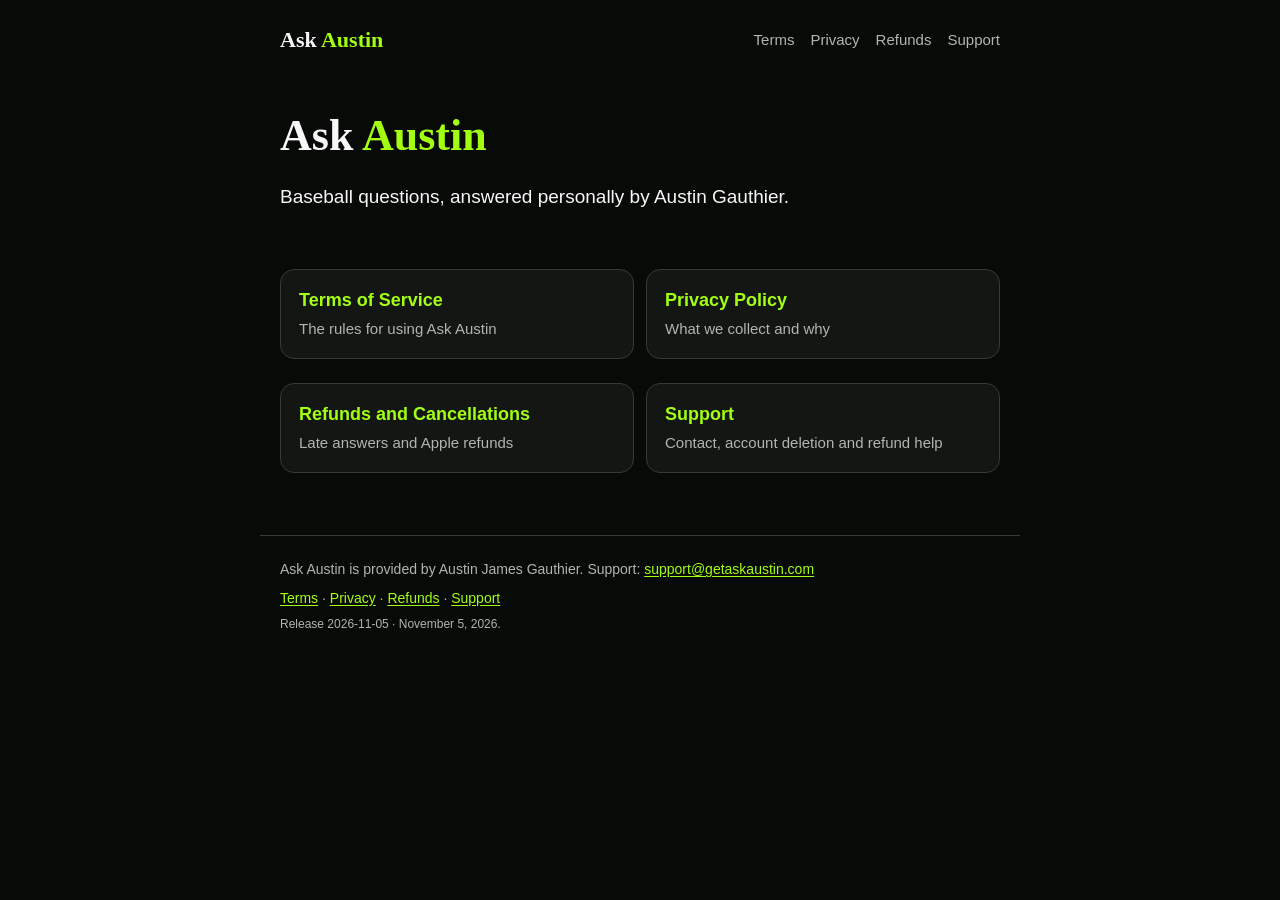
<file: index.html>
<!doctype html>
<html lang="en">
<head>
<meta charset="utf-8">
<meta name="viewport" content="width=device-width, initial-scale=1">
<meta name="robots" content="noindex, nofollow">
<meta name="color-scheme" content="dark">
<meta name="description" content="Ask Austin: Terms, Privacy, Refunds and Support.">
<title>Home · Ask Austin</title>
<link rel="icon" href="data:,">
<link rel="stylesheet" href="/assets/site.css">
</head>
<body>
<a class="skip" href="#main">Skip to content</a>
<header class="site">
<a class="brand" href="/">Ask <span>Austin</span></a>
<nav aria-label="Legal pages"><a href="/terms/">Terms</a><a href="/privacy/">Privacy</a><a href="/refunds/">Refunds</a><a href="/support/">Support</a></nav>
</header>
<main id="main">
<section class="hero">
<h1>Ask <span>Austin</span></h1>
<p class="lede">Baseball questions, answered personally by Austin Gauthier.</p>
</section>
<ul class="cards">
<li><a href="/terms/"><strong>Terms of Service</strong><span>The rules for using Ask Austin</span></a></li>
<li><a href="/privacy/"><strong>Privacy Policy</strong><span>What we collect and why</span></a></li>
<li><a href="/refunds/"><strong>Refunds and Cancellations</strong><span>Late answers and Apple refunds</span></a></li>
<li><a href="/support/"><strong>Support</strong><span>Contact, account deletion and refund help</span></a></li>
</ul>
</main>
<footer class="site">
<p>Ask Austin is provided by Austin James Gauthier. Support: <a href="mailto:support@getaskaustin.com">support@getaskaustin.com</a></p>
<p><a href="/terms/">Terms</a> · <a href="/privacy/">Privacy</a> · <a href="/refunds/">Refunds</a> · <a href="/support/">Support</a></p>
<p class="fine">Release 2026-11-05 · November 5, 2026.</p>
</footer>
</body>
</html>
</file>
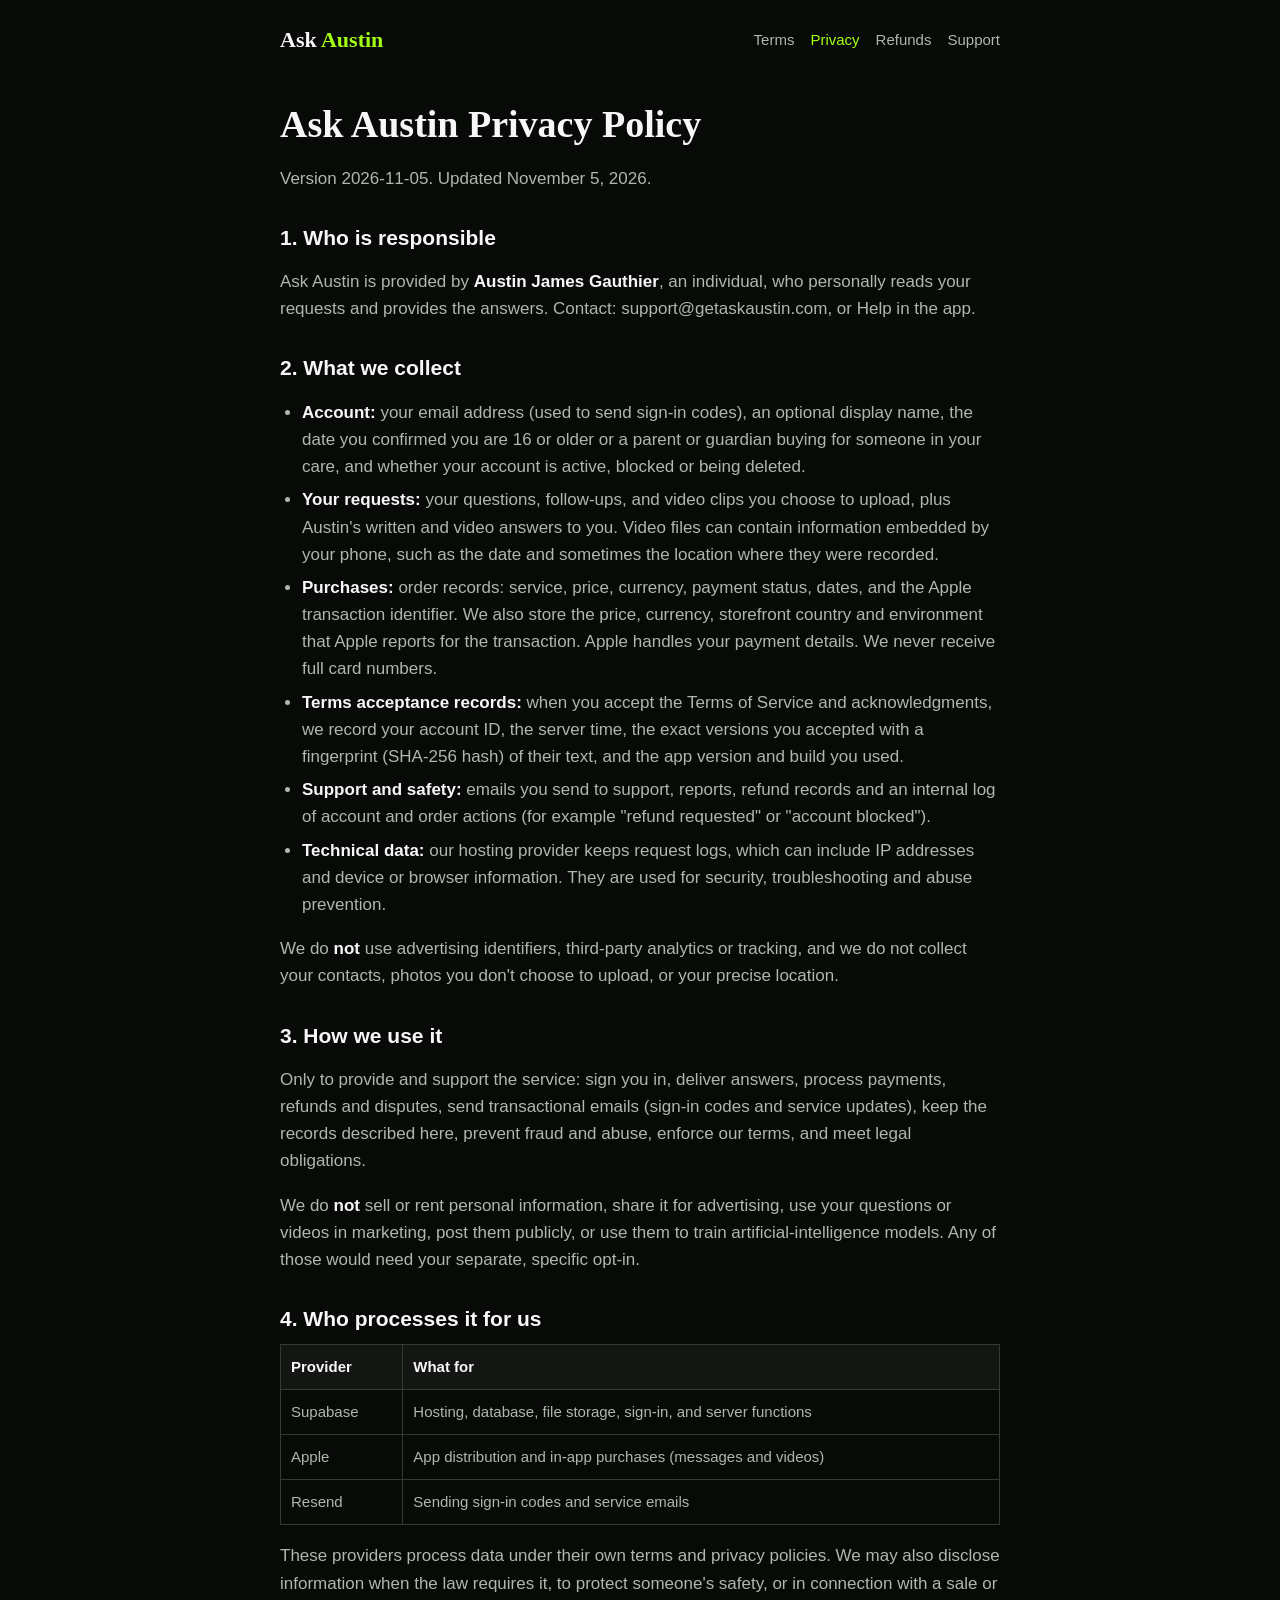
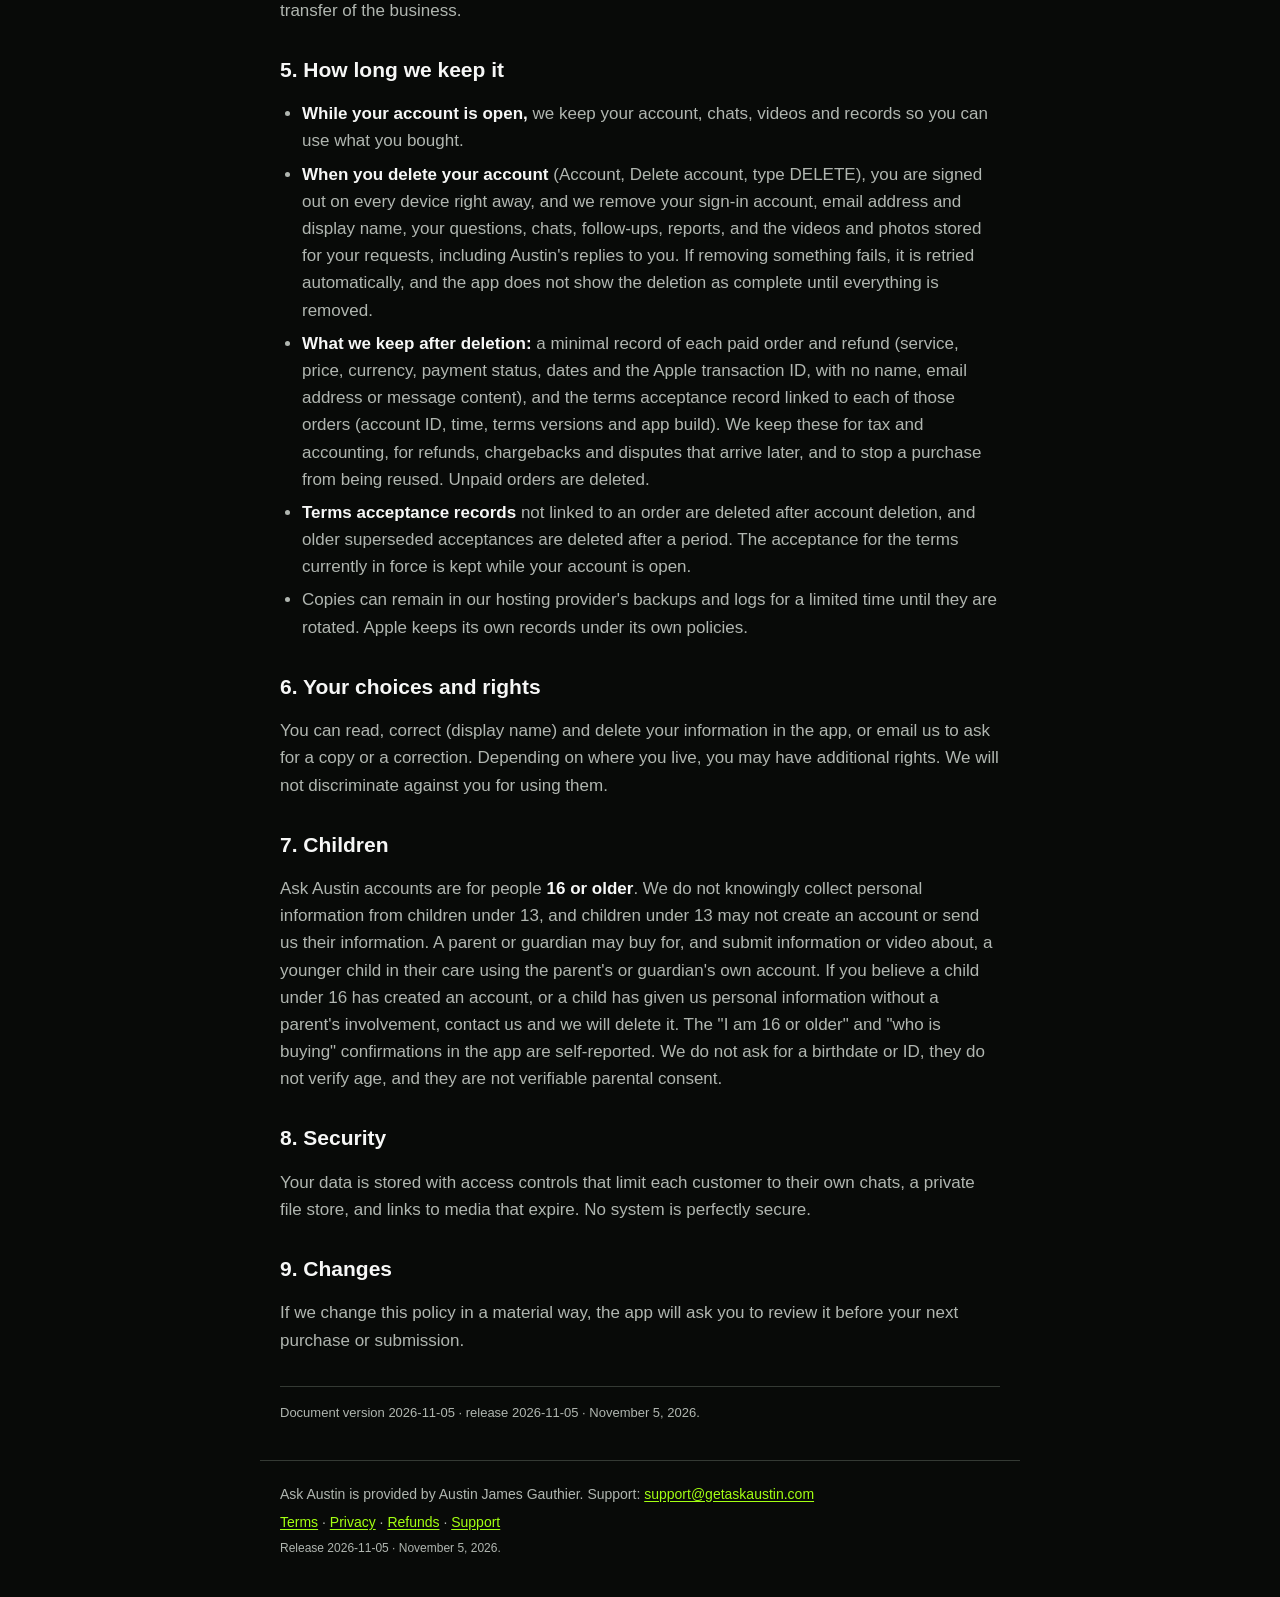
<file: privacy/index.html>
<!doctype html>
<html lang="en">
<head>
<meta charset="utf-8">
<meta name="viewport" content="width=device-width, initial-scale=1">
<meta name="robots" content="noindex, nofollow">
<meta name="color-scheme" content="dark">
<meta name="description" content="Ask Austin Privacy Policy.">
<title>Privacy Policy · Ask Austin</title>
<link rel="icon" href="data:,">
<link rel="stylesheet" href="/assets/site.css">
</head>
<body>
<a class="skip" href="#main">Skip to content</a>
<header class="site">
<a class="brand" href="/">Ask <span>Austin</span></a>
<nav aria-label="Legal pages"><a href="/terms/">Terms</a><a href="/privacy/" aria-current="page">Privacy</a><a href="/refunds/">Refunds</a><a href="/support/">Support</a></nav>
</header>
<main id="main">
<article class="doc">
<h1>Ask Austin Privacy Policy</h1>
<p>Version 2026-11-05. Updated November 5, 2026.</p>
<h2>1. Who is responsible</h2>
<p>Ask Austin is provided by <strong>Austin James Gauthier</strong>, an individual, who personally reads your requests and provides the answers. Contact: support@getaskaustin.com, or Help in the app.</p>
<h2>2. What we collect</h2>
<ul>
<li><strong>Account:</strong> your email address (used to send sign-in codes), an optional display name, the date you confirmed you are 16 or older or a parent or guardian buying for someone in your care, and whether your account is active, blocked or being deleted.</li>
<li><strong>Your requests:</strong> your questions, follow-ups, and video clips you choose to upload, plus Austin's written and video answers to you. Video files can contain information embedded by your phone, such as the date and sometimes the location where they were recorded.</li>
<li><strong>Purchases:</strong> order records: service, price, currency, payment status, dates, and the Apple transaction identifier. We also store the price, currency, storefront country and environment that Apple reports for the transaction. Apple handles your payment details. We never receive full card numbers.</li>
<li><strong>Terms acceptance records:</strong> when you accept the Terms of Service and acknowledgments, we record your account ID, the server time, the exact versions you accepted with a fingerprint (SHA-256 hash) of their text, and the app version and build you used.</li>
<li><strong>Support and safety:</strong> emails you send to support, reports, refund records and an internal log of account and order actions (for example "refund requested" or "account blocked").</li>
<li><strong>Technical data:</strong> our hosting provider keeps request logs, which can include IP addresses and device or browser information. They are used for security, troubleshooting and abuse prevention.</li>
</ul>
<p>We do <strong>not</strong> use advertising identifiers, third-party analytics or tracking, and we do not collect your contacts, photos you don't choose to upload, or your precise location.</p>
<h2>3. How we use it</h2>
<p>Only to provide and support the service: sign you in, deliver answers, process payments, refunds and disputes, send transactional emails (sign-in codes and service updates), keep the records described here, prevent fraud and abuse, enforce our terms, and meet legal obligations.</p>
<p>We do <strong>not</strong> sell or rent personal information, share it for advertising, use your questions or videos in marketing, post them publicly, or use them to train artificial-intelligence models. Any of those would need your separate, specific opt-in.</p>
<h2>4. Who processes it for us</h2>
<div class="table-wrap"><table>
<thead>
<tr>
<th>Provider</th>
<th>What for</th>
</tr>
</thead>
<tbody>
<tr>
<td>Supabase</td>
<td>Hosting, database, file storage, sign-in, and server functions</td>
</tr>
<tr>
<td>Apple</td>
<td>App distribution and in-app purchases (messages and videos)</td>
</tr>
<tr>
<td>Resend</td>
<td>Sending sign-in codes and service emails</td>
</tr>
</tbody>
</table></div>
<p>These providers process data under their own terms and privacy policies. We may also disclose information when the law requires it, to protect someone's safety, or in connection with a sale or transfer of the business.</p>
<h2>5. How long we keep it</h2>
<ul>
<li><strong>While your account is open,</strong> we keep your account, chats, videos and records so you can use what you bought.</li>
<li><strong>When you delete your account</strong> (Account, Delete account, type DELETE), you are signed out on every device right away, and we remove your sign-in account, email address and display name, your questions, chats, follow-ups, reports, and the videos and photos stored for your requests, including Austin's replies to you. If removing something fails, it is retried automatically, and the app does not show the deletion as complete until everything is removed.</li>
<li><strong>What we keep after deletion:</strong> a minimal record of each paid order and refund (service, price, currency, payment status, dates and the Apple transaction ID, with no name, email address or message content), and the terms acceptance record linked to each of those orders (account ID, time, terms versions and app build). We keep these for tax and accounting, for refunds, chargebacks and disputes that arrive later, and to stop a purchase from being reused. Unpaid orders are deleted.</li>
<li><strong>Terms acceptance records</strong> not linked to an order are deleted after account deletion, and older superseded acceptances are deleted after a period. The acceptance for the terms currently in force is kept while your account is open.</li>
<li>Copies can remain in our hosting provider's backups and logs for a limited time until they are rotated. Apple keeps its own records under its own policies.</li>
</ul>
<h2>6. Your choices and rights</h2>
<p>You can read, correct (display name) and delete your information in the app, or email us to ask for a copy or a correction. Depending on where you live, you may have additional rights. We will not discriminate against you for using them.</p>
<h2>7. Children</h2>
<p>Ask Austin accounts are for people <strong>16 or older</strong>. We do not knowingly collect personal information from children under 13, and children under 13 may not create an account or send us their information. A parent or guardian may buy for, and submit information or video about, a younger child in their care using the parent's or guardian's own account. If you believe a child under 16 has created an account, or a child has given us personal information without a parent's involvement, contact us and we will delete it. The "I am 16 or older" and "who is buying" confirmations in the app are self-reported. We do not ask for a birthdate or ID, they do not verify age, and they are not verifiable parental consent.</p>
<h2>8. Security</h2>
<p>Your data is stored with access controls that limit each customer to their own chats, a private file store, and links to media that expire. No system is perfectly secure.</p>
<h2>9. Changes</h2>
<p>If we change this policy in a material way, the app will ask you to review it before your next purchase or submission.</p>
</article>
<aside class="docmeta"><p>Document version 2026-11-05 · release 2026-11-05 · November 5, 2026.</p></aside>
</main>
<footer class="site">
<p>Ask Austin is provided by Austin James Gauthier. Support: <a href="mailto:support@getaskaustin.com">support@getaskaustin.com</a></p>
<p><a href="/terms/">Terms</a> · <a href="/privacy/">Privacy</a> · <a href="/refunds/">Refunds</a> · <a href="/support/">Support</a></p>
<p class="fine">Release 2026-11-05 · November 5, 2026.</p>
</footer>
</body>
</html>
</file>
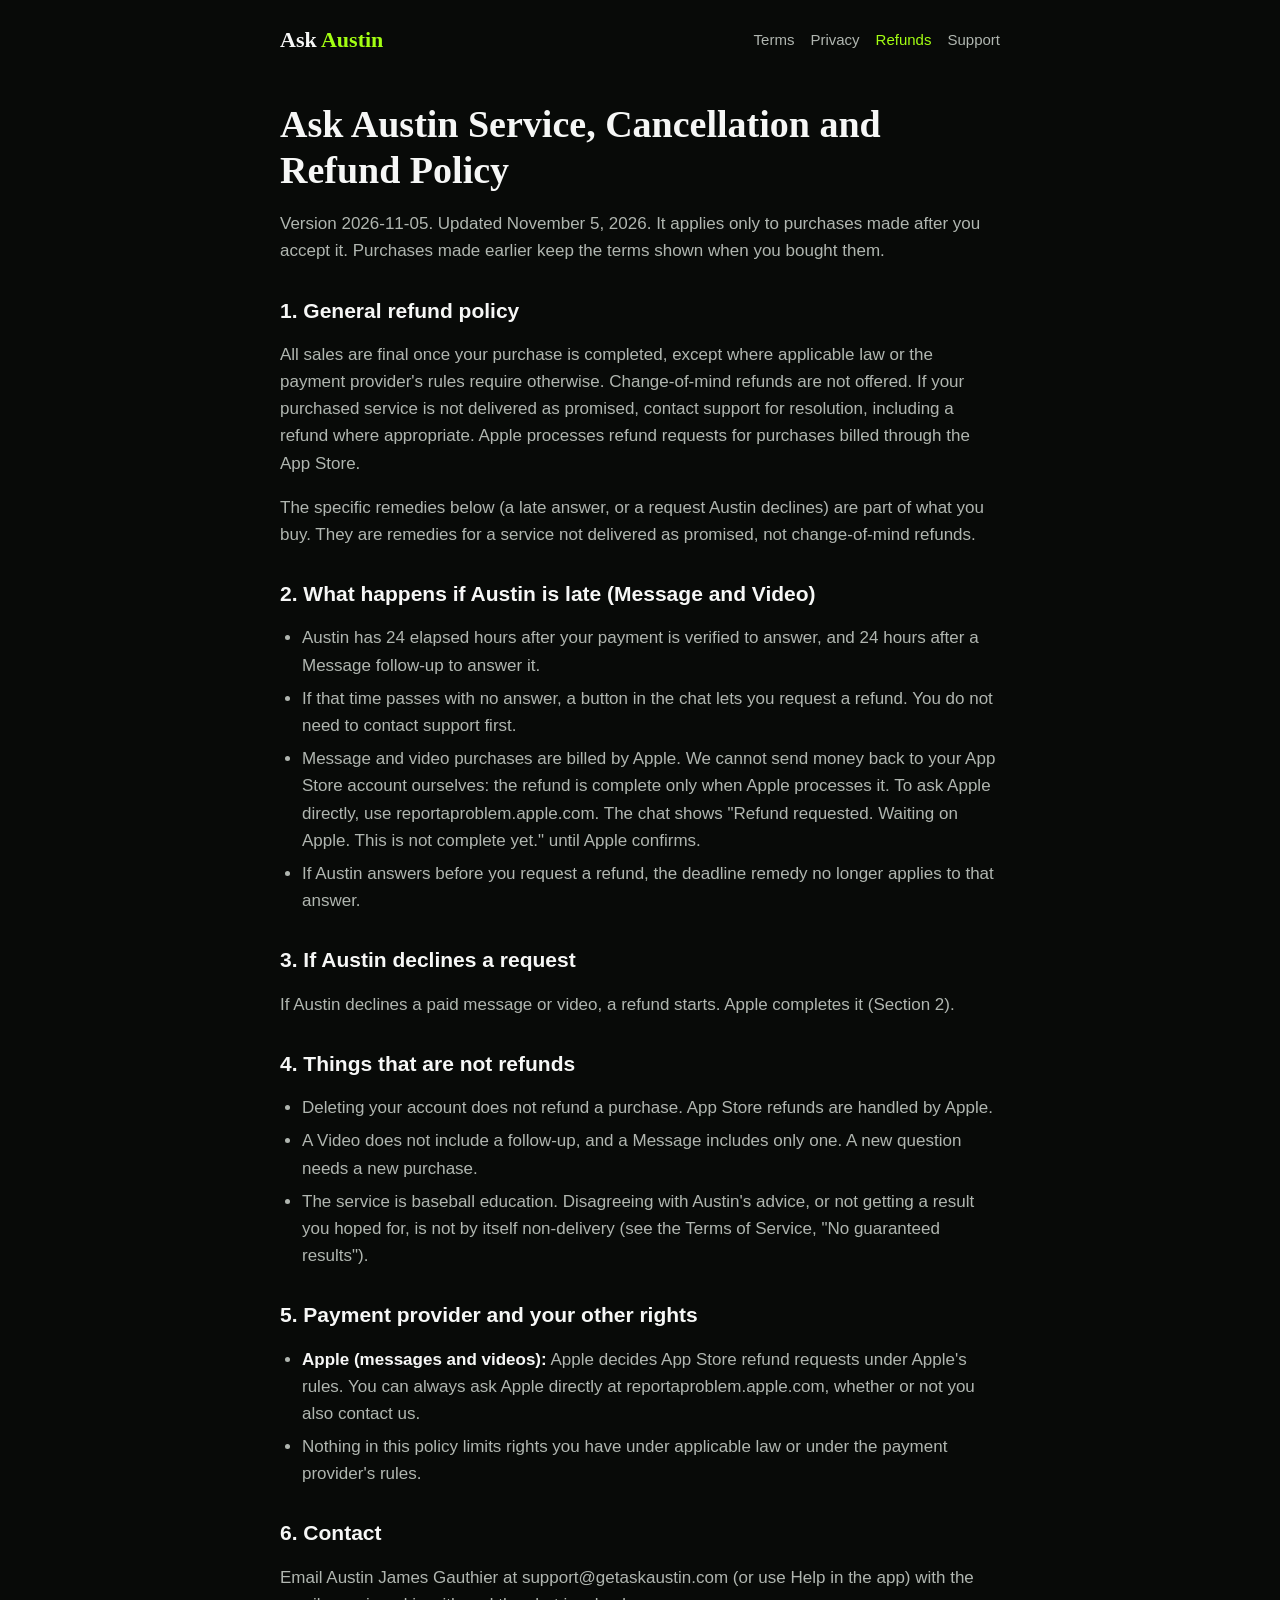
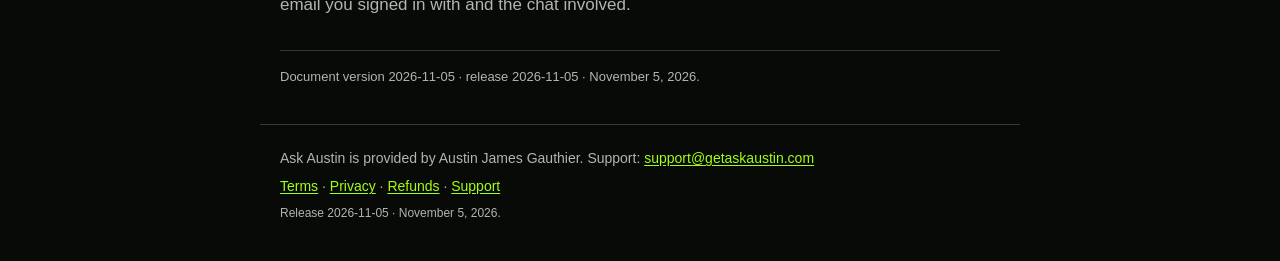
<file: refunds/index.html>
<!doctype html>
<html lang="en">
<head>
<meta charset="utf-8">
<meta name="viewport" content="width=device-width, initial-scale=1">
<meta name="robots" content="noindex, nofollow">
<meta name="color-scheme" content="dark">
<meta name="description" content="Ask Austin refunds and cancellations.">
<title>Refunds and Cancellations · Ask Austin</title>
<link rel="icon" href="data:,">
<link rel="stylesheet" href="/assets/site.css">
</head>
<body>
<a class="skip" href="#main">Skip to content</a>
<header class="site">
<a class="brand" href="/">Ask <span>Austin</span></a>
<nav aria-label="Legal pages"><a href="/terms/">Terms</a><a href="/privacy/">Privacy</a><a href="/refunds/" aria-current="page">Refunds</a><a href="/support/">Support</a></nav>
</header>
<main id="main">
<article class="doc">
<h1>Ask Austin Service, Cancellation and Refund Policy</h1>
<p>Version 2026-11-05. Updated November 5, 2026. It applies only to purchases made after you accept it. Purchases made earlier keep the terms shown when you bought them.</p>
<h2>1. General refund policy</h2>
<p>All sales are final once your purchase is completed, except where applicable law or the payment provider's rules require otherwise. Change-of-mind refunds are not offered. If your purchased service is not delivered as promised, contact support for resolution, including a refund where appropriate. Apple processes refund requests for purchases billed through the App Store.</p>
<p>The specific remedies below (a late answer, or a request Austin declines) are part of what you buy. They are remedies for a service not delivered as promised, not change-of-mind refunds.</p>
<h2>2. What happens if Austin is late (Message and Video)</h2>
<ul>
<li>Austin has 24 elapsed hours after your payment is verified to answer, and 24 hours after a Message follow-up to answer it.</li>
<li>If that time passes with no answer, a button in the chat lets you request a refund. You do not need to contact support first.</li>
<li>Message and video purchases are billed by Apple. We cannot send money back to your App Store account ourselves: the refund is complete only when Apple processes it. To ask Apple directly, use reportaproblem.apple.com. The chat shows "Refund requested. Waiting on Apple. This is not complete yet." until Apple confirms.</li>
<li>If Austin answers before you request a refund, the deadline remedy no longer applies to that answer.</li>
</ul>
<h2>3. If Austin declines a request</h2>
<p>If Austin declines a paid message or video, a refund starts. Apple completes it (Section 2).</p>
<h2>4. Things that are not refunds</h2>
<ul>
<li>Deleting your account does not refund a purchase. App Store refunds are handled by Apple.</li>
<li>A Video does not include a follow-up, and a Message includes only one. A new question needs a new purchase.</li>
<li>The service is baseball education. Disagreeing with Austin's advice, or not getting a result you hoped for, is not by itself non-delivery (see the Terms of Service, "No guaranteed results").</li>
</ul>
<h2>5. Payment provider and your other rights</h2>
<ul>
<li><strong>Apple (messages and videos):</strong> Apple decides App Store refund requests under Apple's rules. You can always ask Apple directly at reportaproblem.apple.com, whether or not you also contact us.</li>
<li>Nothing in this policy limits rights you have under applicable law or under the payment provider's rules.</li>
</ul>
<h2>6. Contact</h2>
<p>Email Austin James Gauthier at support@getaskaustin.com (or use Help in the app) with the email you signed in with and the chat involved.</p>
</article>
<aside class="docmeta"><p>Document version 2026-11-05 · release 2026-11-05 · November 5, 2026.</p></aside>
</main>
<footer class="site">
<p>Ask Austin is provided by Austin James Gauthier. Support: <a href="mailto:support@getaskaustin.com">support@getaskaustin.com</a></p>
<p><a href="/terms/">Terms</a> · <a href="/privacy/">Privacy</a> · <a href="/refunds/">Refunds</a> · <a href="/support/">Support</a></p>
<p class="fine">Release 2026-11-05 · November 5, 2026.</p>
</footer>
</body>
</html>
</file>
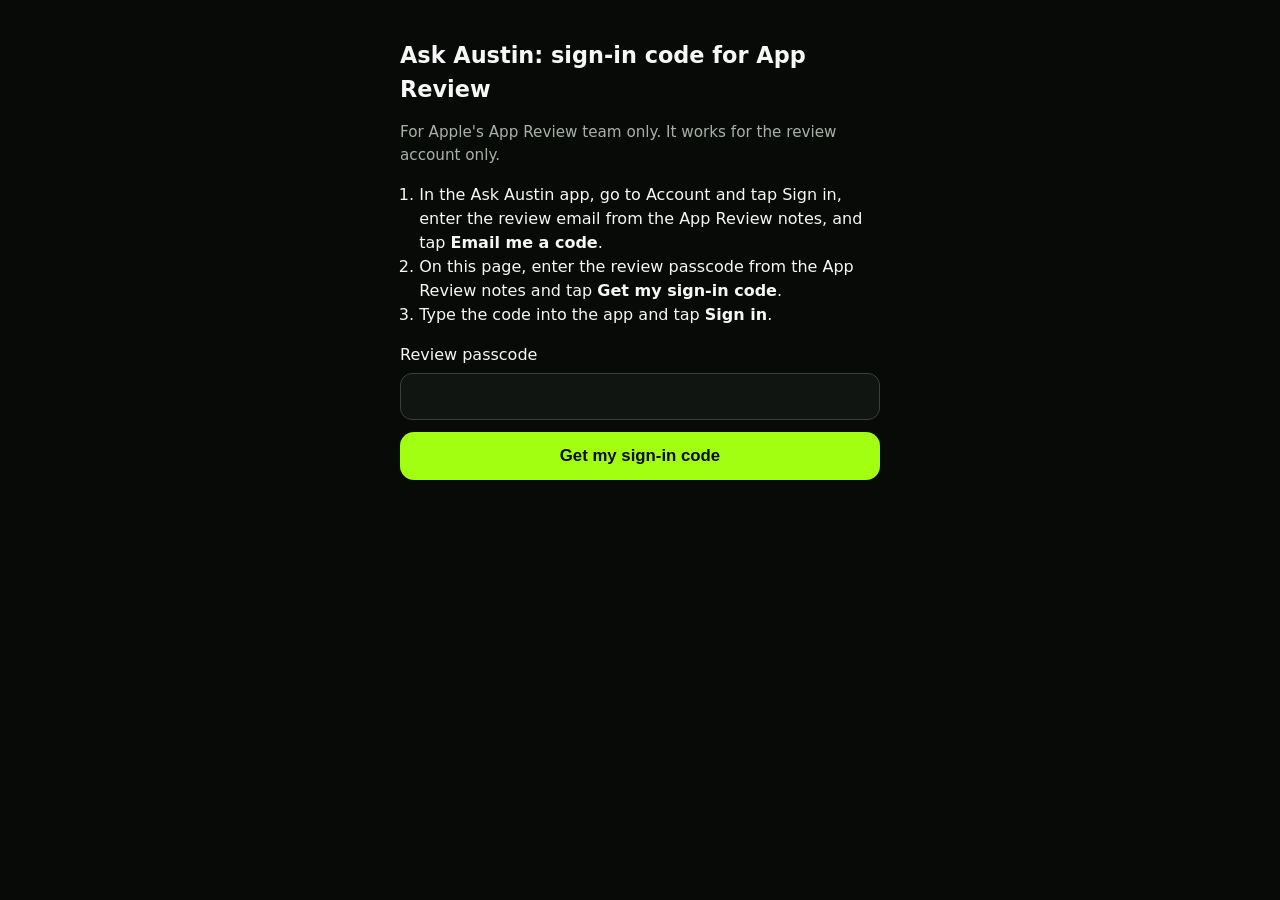
<file: review/index.html>
<!doctype html>
<html lang="en">
<head>
<meta charset="utf-8">
<meta name="viewport" content="width=device-width,initial-scale=1">
<meta name="robots" content="noindex, nofollow">
<meta name="referrer" content="no-referrer">
<title>Ask Austin: App Review sign-in</title>
<style>
  body { font-family: -apple-system, system-ui, sans-serif; background: #080a08; color: #f6f7f6; margin: 0; padding: 24px; line-height: 1.5; }
  main { max-width: 480px; margin: auto; }
  h1 { font-size: 1.4rem; }
  ol { padding-left: 1.2rem; }
  label { display: block; margin: 16px 0 6px; }
  input { width: 100%; box-sizing: border-box; font-size: 1.1rem; padding: 12px; border-radius: 12px; border: 1px solid #3a3f3a; background: #111511; color: #f6f7f6; }
  button { margin-top: 12px; width: 100%; min-height: 48px; font-size: 1.05rem; font-weight: 600; border: 0; border-radius: 14px; background: #a3ff12; color: #0b0d0b; }
  button:disabled { opacity: .6; }
  #code { font-size: 2.4rem; letter-spacing: .3rem; font-weight: 700; margin: 16px 0 4px; user-select: all; }
  .muted { color: #a9b0a9; font-size: .95rem; }
</style>
</head>
<body>
<main>
  <h1>Ask Austin: sign-in code for App Review</h1>
  <p class="muted">For Apple's App Review team only. It works for the review account only.</p>
  <ol>
    <li>In the Ask Austin app, go to Account and tap Sign in, enter the review email from the App Review notes, and tap <b>Email me a code</b>.</li>
    <li>On this page, enter the review passcode from the App Review notes and tap <b>Get my sign-in code</b>.</li>
    <li>Type the code into the app and tap <b>Sign in</b>.</li>
  </ol>
  <form id="f" autocomplete="off">
    <label for="p">Review passcode</label>
    <input id="p" name="passcode" type="password" autocomplete="off" autocapitalize="off" autocorrect="off" spellcheck="false" required>
    <button id="b" type="submit">Get my sign-in code</button>
  </form>
  <div id="out" aria-live="polite"></div>
</main>
<script>
  // Only these two endpoints are ever used. ?target=staging is for the owner's staged test before launch.
  const ENDPOINTS = {
    live: "https://bndzxctcxtlkfowujukb.supabase.co/functions/v1/api/review/code",
    staging: "https://bndzxctcxtlkfowujukb.supabase.co/functions/v1/c1review-staging/api/review/code",
  };
  const target = new URLSearchParams(location.search).get("target") === "staging" ? "staging" : "live";
  const out = document.getElementById("out"), btn = document.getElementById("b"), input = document.getElementById("p");
  const say = (html) => { out.innerHTML = html; };
  const esc = (s) => String(s).replace(/[&<>"']/g, (c) => ({ "&": "&amp;", "<": "&lt;", ">": "&gt;", '"': "&quot;", "'": "&#39;" }[c]));
  document.getElementById("f").addEventListener("submit", async (e) => {
    e.preventDefault();
    btn.disabled = true; say('<p class="muted">Getting a code…</p>');
    try {
      const r = await fetch(ENDPOINTS[target], { method: "POST", headers: { "content-type": "text/plain" }, body: JSON.stringify({ passcode: input.value }), cache: "no-store", credentials: "omit", referrerPolicy: "no-referrer" });
      const j = await r.json().catch(() => ({}));
      input.value = "";
      if (r.ok && j.code) {
        say('<p>Your sign-in code for <b>' + esc(j.email) + '</b>:</p><div id="code">' + esc(j.code) + '</div><p class="muted">' + esc(j.note || "") + '</p>');
      } else if (r.status === 404) {
        say('<p>Review sign-in is closed. Please contact us through App Store Connect.</p>');
      } else {
        say('<p>' + esc(j.message || "Something went wrong. Please try again in a minute.") + '</p>');
      }
    } catch {
      say('<p>Could not reach the server. Check the connection and try again.</p>');
    } finally {
      btn.disabled = false;
    }
  });
  if (target === "staging") say('<p class="muted">Staging test mode.</p>');
</script>
</body>
</html>
</file>
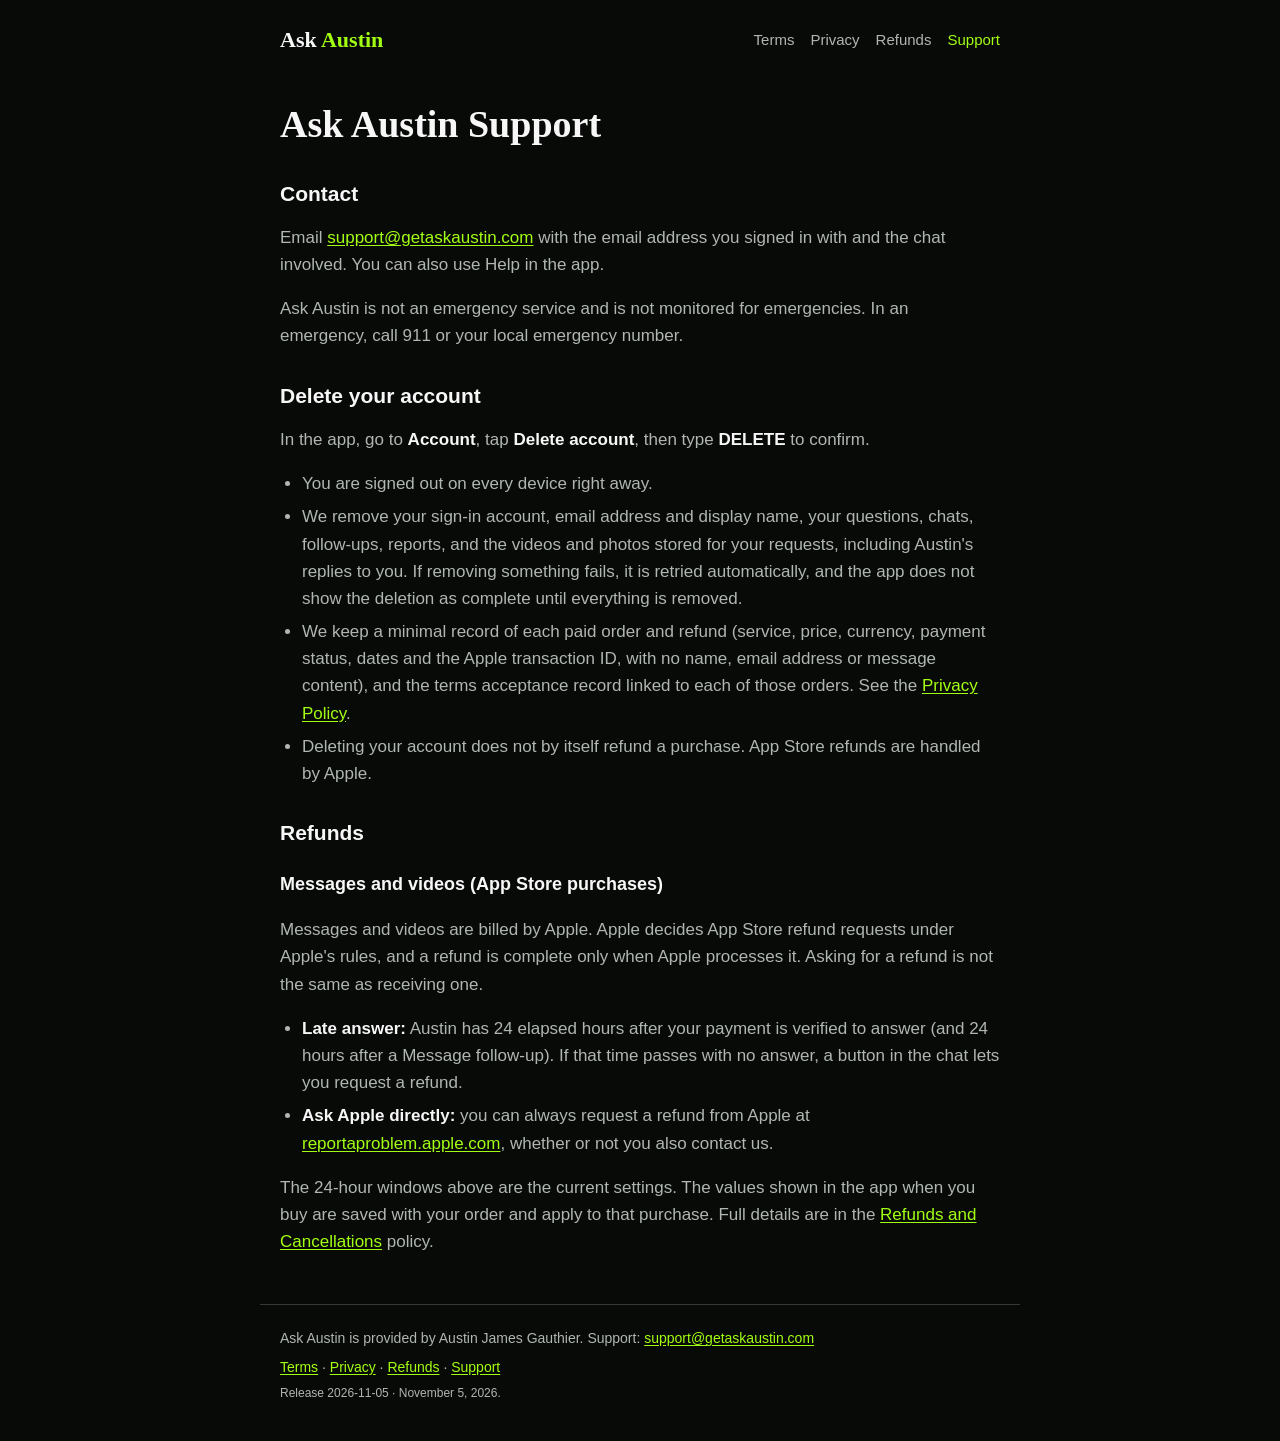
<file: support/index.html>
<!doctype html>
<html lang="en">
<head>
<meta charset="utf-8">
<meta name="viewport" content="width=device-width, initial-scale=1">
<meta name="robots" content="noindex, nofollow">
<meta name="color-scheme" content="dark">
<meta name="description" content="Ask Austin support, account deletion and refunds.">
<title>Support · Ask Austin</title>
<link rel="icon" href="data:,">
<link rel="stylesheet" href="/assets/site.css">
</head>
<body>
<a class="skip" href="#main">Skip to content</a>
<header class="site">
<a class="brand" href="/">Ask <span>Austin</span></a>
<nav aria-label="Legal pages"><a href="/terms/">Terms</a><a href="/privacy/">Privacy</a><a href="/refunds/">Refunds</a><a href="/support/" aria-current="page">Support</a></nav>
</header>
<main id="main">
<article class="doc">
<h1>Ask Austin Support</h1>
<h2>Contact</h2>
<p>Email <a href="mailto:support@getaskaustin.com">support@getaskaustin.com</a> with the email address you signed in with and the chat involved. You can also use Help in the app.</p>
<p>Ask Austin is not an emergency service and is not monitored for emergencies. In an emergency, call 911 or your local emergency number.</p>

<h2>Delete your account</h2>
<p>In the app, go to <strong>Account</strong>, tap <strong>Delete account</strong>, then type <strong>DELETE</strong> to confirm.</p>
<ul>
<li>You are signed out on every device right away.</li>
<li>We remove your sign-in account, email address and display name, your questions, chats, follow-ups, reports, and the videos and photos stored for your requests, including Austin's replies to you. If removing something fails, it is retried automatically, and the app does not show the deletion as complete until everything is removed.</li>
<li>We keep a minimal record of each paid order and refund (service, price, currency, payment status, dates and the Apple transaction ID, with no name, email address or message content), and the terms acceptance record linked to each of those orders. See the <a href="/privacy/">Privacy Policy</a>.</li>
<li>Deleting your account does not by itself refund a purchase. App Store refunds are handled by Apple.</li>
</ul>

<h2>Refunds</h2>
<h3>Messages and videos (App Store purchases)</h3>
<p>Messages and videos are billed by Apple. Apple decides App Store refund requests under Apple's rules, and a refund is complete only when Apple processes it. Asking for a refund is not the same as receiving one.</p>
<ul>
<li><strong>Late answer:</strong> Austin has 24 elapsed hours after your payment is verified to answer (and 24 hours after a Message follow-up). If that time passes with no answer, a button in the chat lets you request a refund.</li>
<li><strong>Ask Apple directly:</strong> you can always request a refund from Apple at <a href="https://reportaproblem.apple.com">reportaproblem.apple.com</a>, whether or not you also contact us.</li>
</ul>
<p>The 24-hour windows above are the current settings. The values shown in the app when you buy are saved with your order and apply to that purchase. Full details are in the <a href="/refunds/">Refunds and Cancellations</a> policy.</p>
</article>
</main>
<footer class="site">
<p>Ask Austin is provided by Austin James Gauthier. Support: <a href="mailto:support@getaskaustin.com">support@getaskaustin.com</a></p>
<p><a href="/terms/">Terms</a> · <a href="/privacy/">Privacy</a> · <a href="/refunds/">Refunds</a> · <a href="/support/">Support</a></p>
<p class="fine">Release 2026-11-05 · November 5, 2026.</p>
</footer>
</body>
</html>
</file>
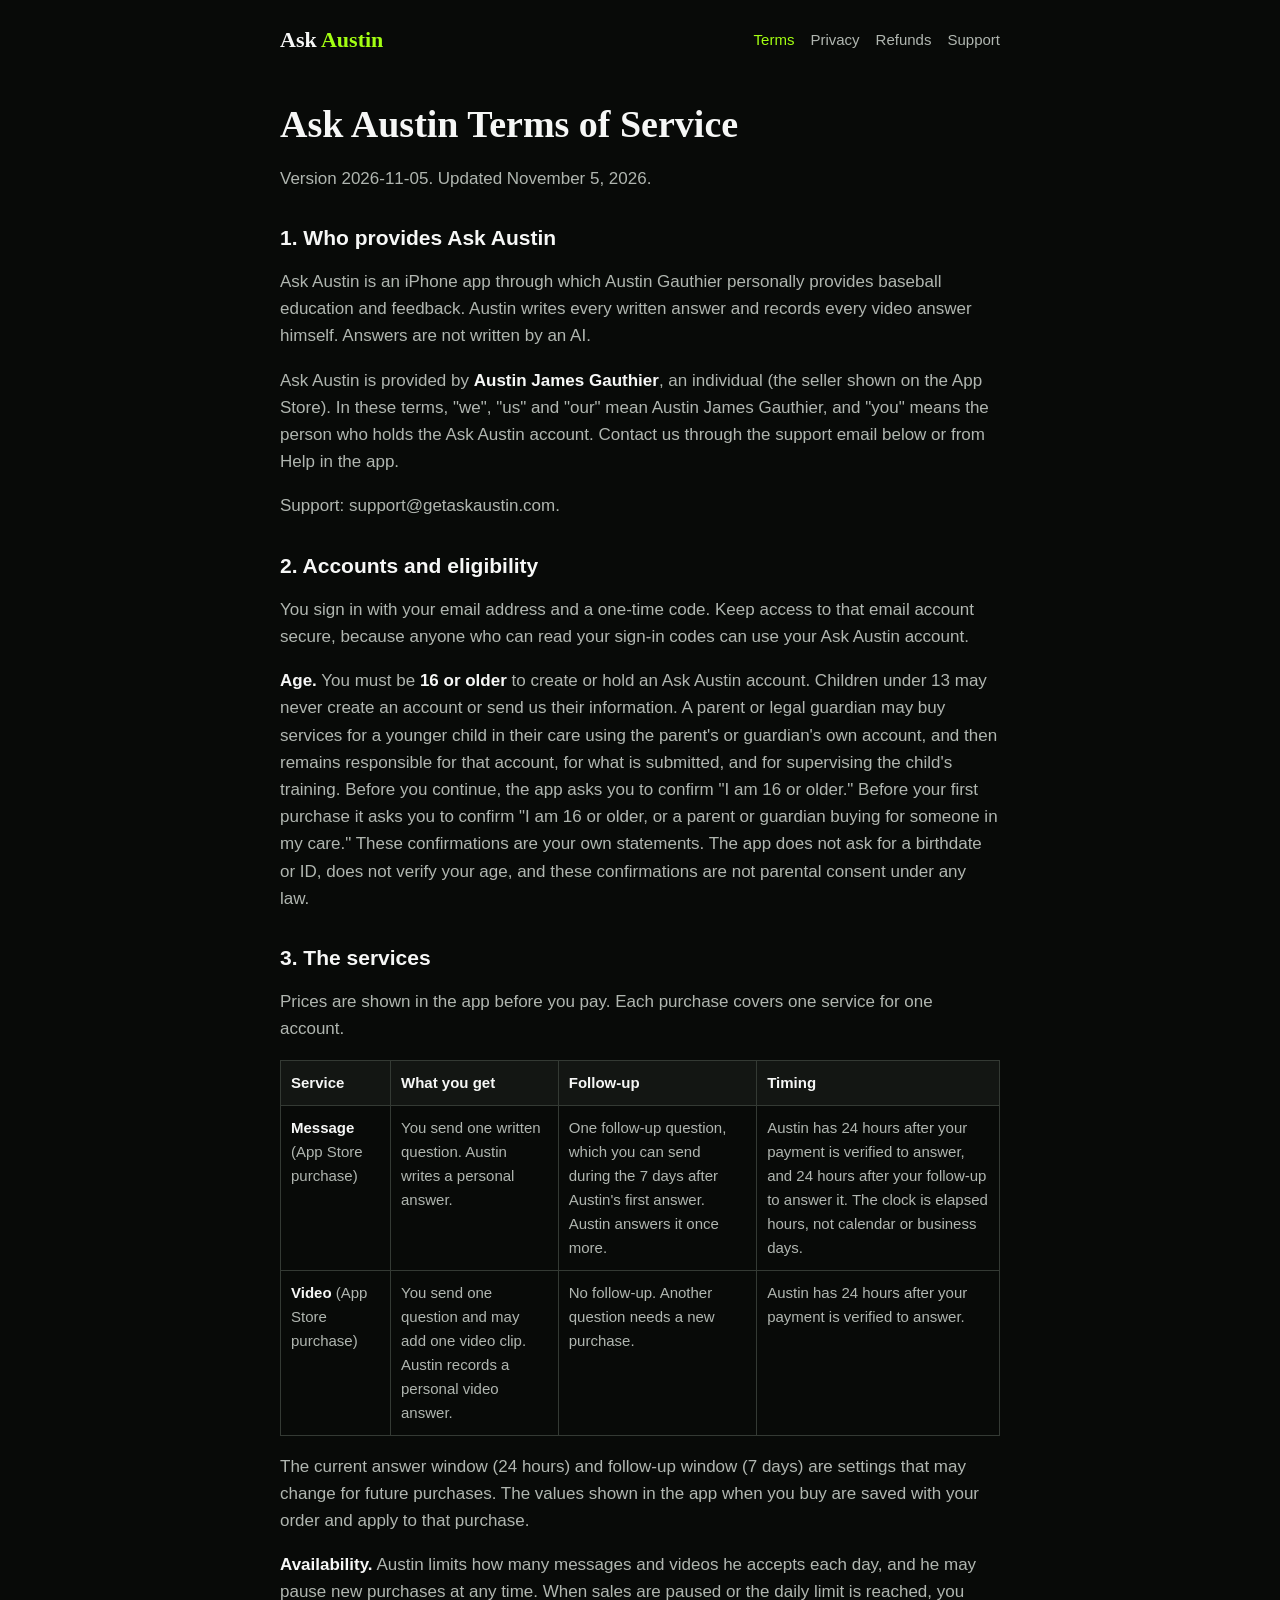
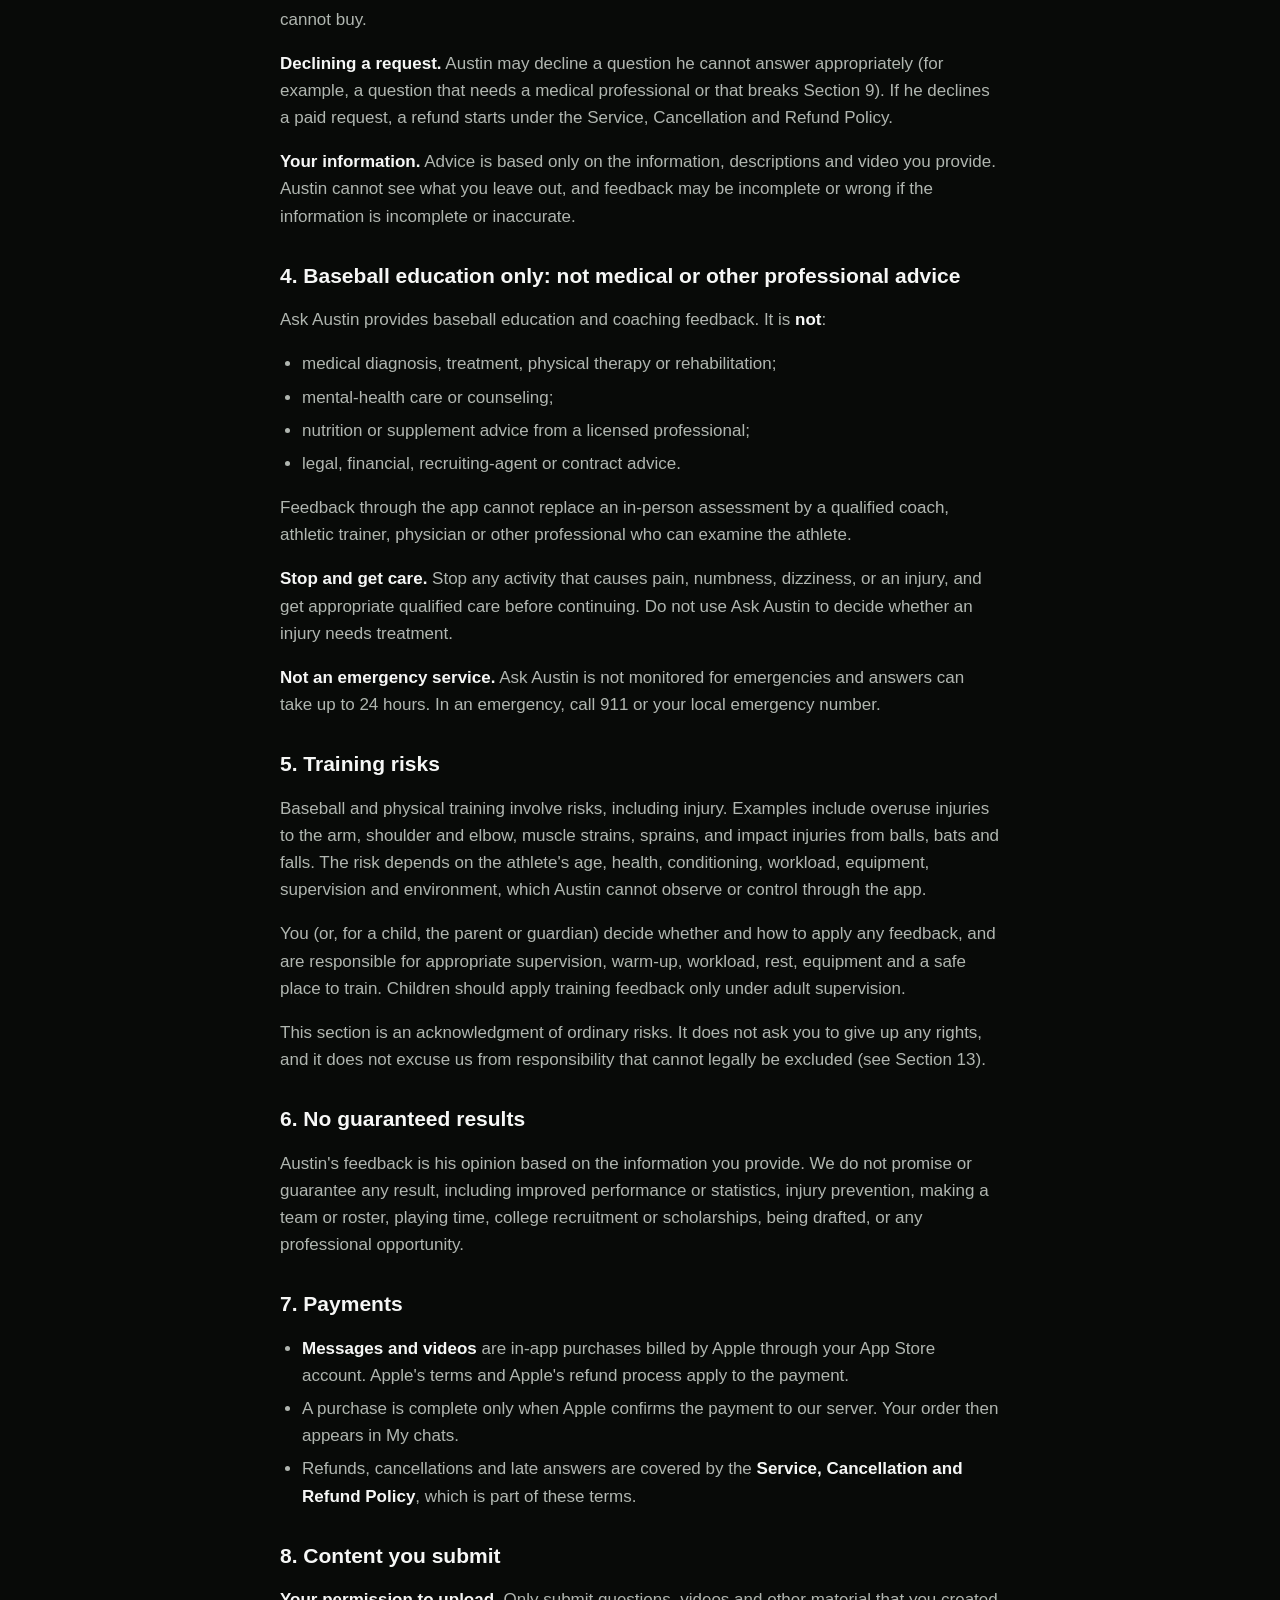
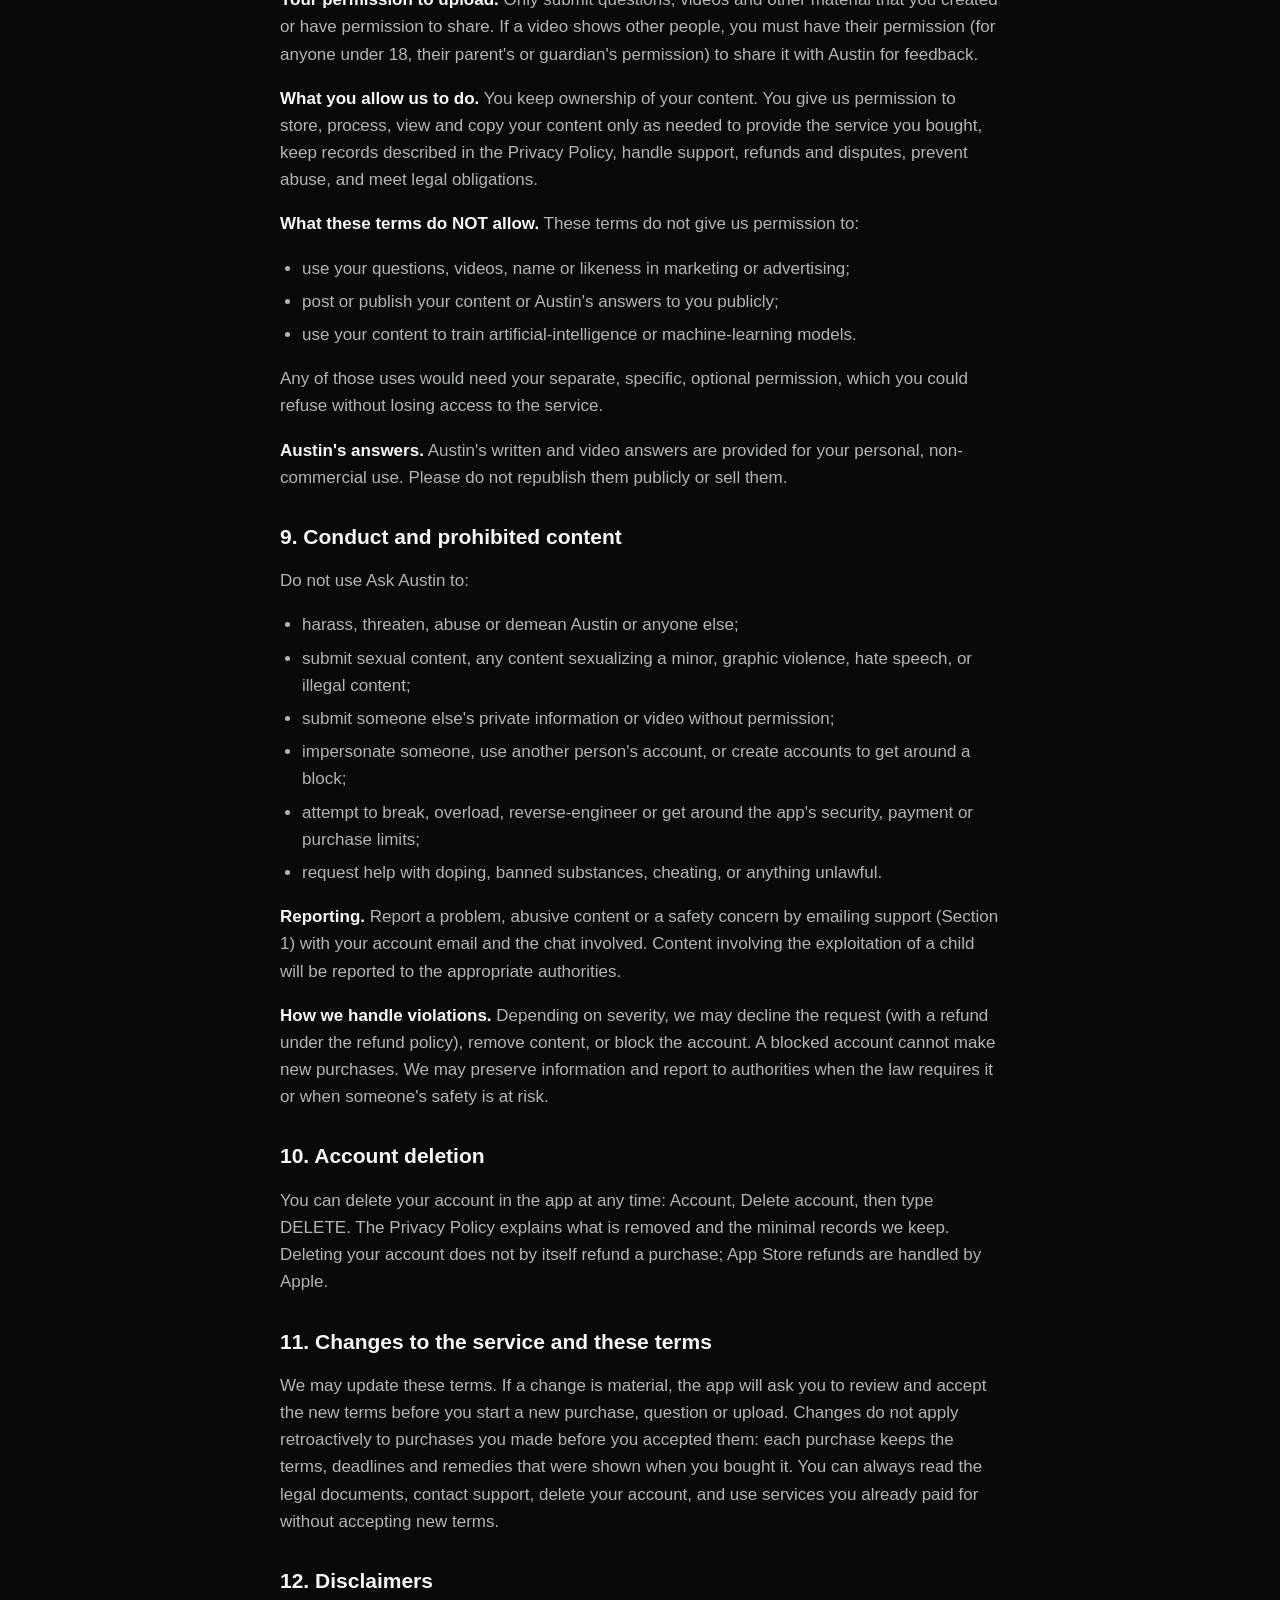
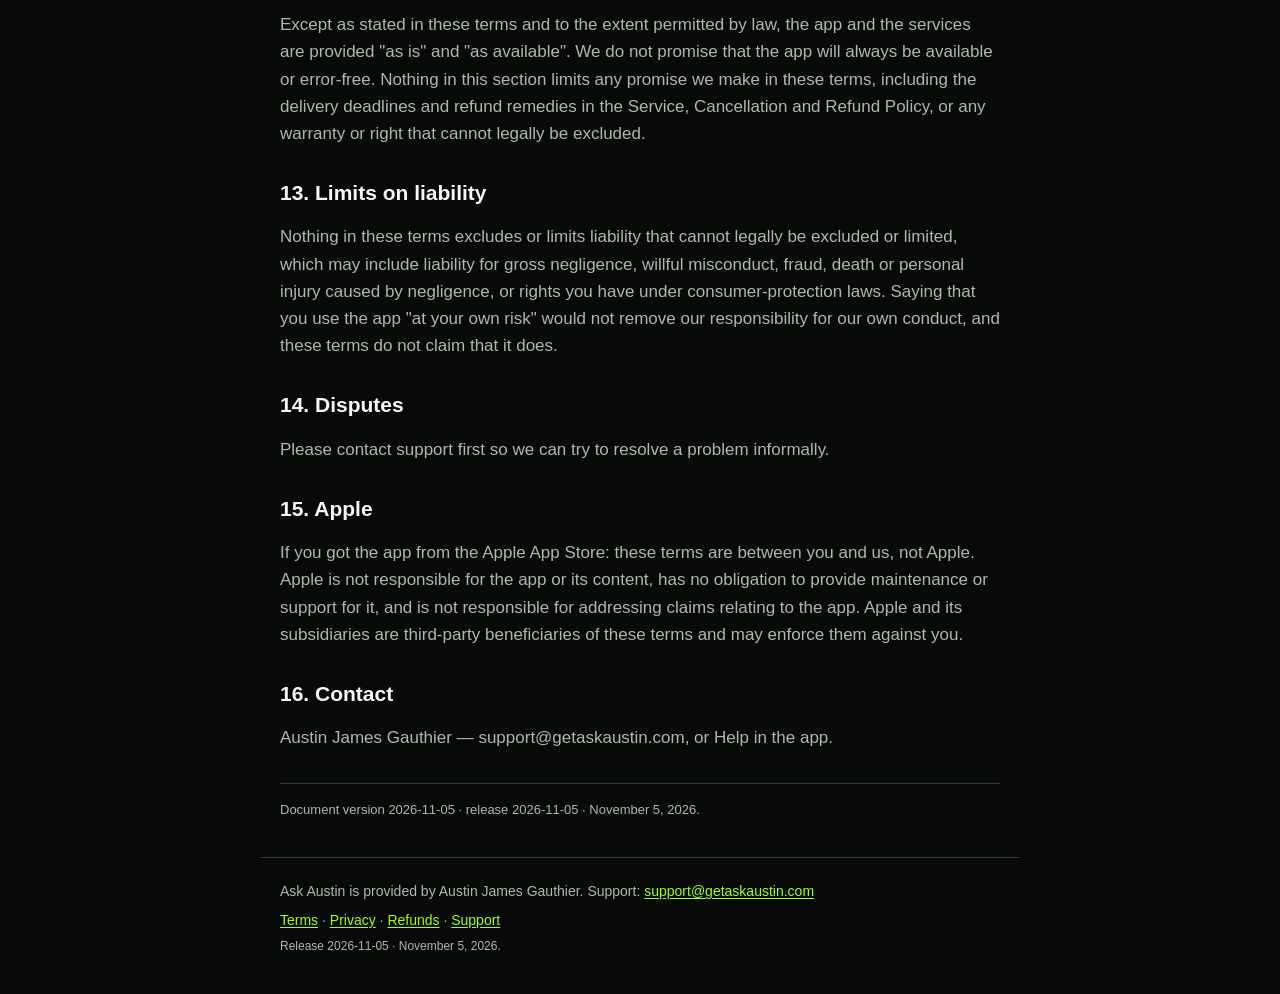
<file: terms/index.html>
<!doctype html>
<html lang="en">
<head>
<meta charset="utf-8">
<meta name="viewport" content="width=device-width, initial-scale=1">
<meta name="robots" content="noindex, nofollow">
<meta name="color-scheme" content="dark">
<meta name="description" content="Ask Austin Terms of Service.">
<title>Terms of Service · Ask Austin</title>
<link rel="icon" href="data:,">
<link rel="stylesheet" href="/assets/site.css">
</head>
<body>
<a class="skip" href="#main">Skip to content</a>
<header class="site">
<a class="brand" href="/">Ask <span>Austin</span></a>
<nav aria-label="Legal pages"><a href="/terms/" aria-current="page">Terms</a><a href="/privacy/">Privacy</a><a href="/refunds/">Refunds</a><a href="/support/">Support</a></nav>
</header>
<main id="main">
<article class="doc">
<h1>Ask Austin Terms of Service</h1>
<p>Version 2026-11-05. Updated November 5, 2026.</p>
<h2>1. Who provides Ask Austin</h2>
<p>Ask Austin is an iPhone app through which Austin Gauthier personally provides baseball education and feedback. Austin writes every written answer and records every video answer himself. Answers are not written by an AI.</p>
<p>Ask Austin is provided by <strong>Austin James Gauthier</strong>, an individual (the seller shown on the App Store). In these terms, "we", "us" and "our" mean Austin James Gauthier, and "you" means the person who holds the Ask Austin account. Contact us through the support email below or from Help in the app.</p>
<p>Support: support@getaskaustin.com.</p>
<h2>2. Accounts and eligibility</h2>
<p>You sign in with your email address and a one-time code. Keep access to that email account secure, because anyone who can read your sign-in codes can use your Ask Austin account.</p>
<p><strong>Age.</strong> You must be <strong>16 or older</strong> to create or hold an Ask Austin account. Children under 13 may never create an account or send us their information. A parent or legal guardian may buy services for a younger child in their care using the parent's or guardian's own account, and then remains responsible for that account, for what is submitted, and for supervising the child's training. Before you continue, the app asks you to confirm "I am 16 or older." Before your first purchase it asks you to confirm "I am 16 or older, or a parent or guardian buying for someone in my care." These confirmations are your own statements. The app does not ask for a birthdate or ID, does not verify your age, and these confirmations are not parental consent under any law.</p>
<h2>3. The services</h2>
<p>Prices are shown in the app before you pay. Each purchase covers one service for one account.</p>
<div class="table-wrap"><table>
<thead>
<tr>
<th>Service</th>
<th>What you get</th>
<th>Follow-up</th>
<th>Timing</th>
</tr>
</thead>
<tbody>
<tr>
<td><strong>Message</strong> (App Store purchase)</td>
<td>You send one written question. Austin writes a personal answer.</td>
<td>One follow-up question, which you can send during the 7 days after Austin's first answer. Austin answers it once more.</td>
<td>Austin has 24 hours after your payment is verified to answer, and 24 hours after your follow-up to answer it. The clock is elapsed hours, not calendar or business days.</td>
</tr>
<tr>
<td><strong>Video</strong> (App Store purchase)</td>
<td>You send one question and may add one video clip. Austin records a personal video answer.</td>
<td>No follow-up. Another question needs a new purchase.</td>
<td>Austin has 24 hours after your payment is verified to answer.</td>
</tr>
</tbody>
</table></div>
<p>The current answer window (24 hours) and follow-up window (7 days) are settings that may change for future purchases. The values shown in the app when you buy are saved with your order and apply to that purchase.</p>
<p><strong>Availability.</strong> Austin limits how many messages and videos he accepts each day, and he may pause new purchases at any time. When sales are paused or the daily limit is reached, you cannot buy.</p>
<p><strong>Declining a request.</strong> Austin may decline a question he cannot answer appropriately (for example, a question that needs a medical professional or that breaks Section 9). If he declines a paid request, a refund starts under the Service, Cancellation and Refund Policy.</p>
<p><strong>Your information.</strong> Advice is based only on the information, descriptions and video you provide. Austin cannot see what you leave out, and feedback may be incomplete or wrong if the information is incomplete or inaccurate.</p>
<h2>4. Baseball education only: not medical or other professional advice</h2>
<p>Ask Austin provides baseball education and coaching feedback. It is <strong>not</strong>:</p>
<ul>
<li>medical diagnosis, treatment, physical therapy or rehabilitation;</li>
<li>mental-health care or counseling;</li>
<li>nutrition or supplement advice from a licensed professional;</li>
<li>legal, financial, recruiting-agent or contract advice.</li>
</ul>
<p>Feedback through the app cannot replace an in-person assessment by a qualified coach, athletic trainer, physician or other professional who can examine the athlete.</p>
<p><strong>Stop and get care.</strong> Stop any activity that causes pain, numbness, dizziness, or an injury, and get appropriate qualified care before continuing. Do not use Ask Austin to decide whether an injury needs treatment.</p>
<p><strong>Not an emergency service.</strong> Ask Austin is not monitored for emergencies and answers can take up to 24 hours. In an emergency, call 911 or your local emergency number.</p>
<h2>5. Training risks</h2>
<p>Baseball and physical training involve risks, including injury. Examples include overuse injuries to the arm, shoulder and elbow, muscle strains, sprains, and impact injuries from balls, bats and falls. The risk depends on the athlete's age, health, conditioning, workload, equipment, supervision and environment, which Austin cannot observe or control through the app.</p>
<p>You (or, for a child, the parent or guardian) decide whether and how to apply any feedback, and are responsible for appropriate supervision, warm-up, workload, rest, equipment and a safe place to train. Children should apply training feedback only under adult supervision.</p>
<p>This section is an acknowledgment of ordinary risks. It does not ask you to give up any rights, and it does not excuse us from responsibility that cannot legally be excluded (see Section 13).</p>
<h2>6. No guaranteed results</h2>
<p>Austin's feedback is his opinion based on the information you provide. We do not promise or guarantee any result, including improved performance or statistics, injury prevention, making a team or roster, playing time, college recruitment or scholarships, being drafted, or any professional opportunity.</p>
<h2>7. Payments</h2>
<ul>
<li><strong>Messages and videos</strong> are in-app purchases billed by Apple through your App Store account. Apple's terms and Apple's refund process apply to the payment.</li>
<li>A purchase is complete only when Apple confirms the payment to our server. Your order then appears in My chats.</li>
<li>Refunds, cancellations and late answers are covered by the <strong>Service, Cancellation and Refund Policy</strong>, which is part of these terms.</li>
</ul>
<h2>8. Content you submit</h2>
<p><strong>Your permission to upload.</strong> Only submit questions, videos and other material that you created or have permission to share. If a video shows other people, you must have their permission (for anyone under 18, their parent's or guardian's permission) to share it with Austin for feedback.</p>
<p><strong>What you allow us to do.</strong> You keep ownership of your content. You give us permission to store, process, view and copy your content only as needed to provide the service you bought, keep records described in the Privacy Policy, handle support, refunds and disputes, prevent abuse, and meet legal obligations.</p>
<p><strong>What these terms do NOT allow.</strong> These terms do not give us permission to:</p>
<ul>
<li>use your questions, videos, name or likeness in marketing or advertising;</li>
<li>post or publish your content or Austin's answers to you publicly;</li>
<li>use your content to train artificial-intelligence or machine-learning models.</li>
</ul>
<p>Any of those uses would need your separate, specific, optional permission, which you could refuse without losing access to the service.</p>
<p><strong>Austin's answers.</strong> Austin's written and video answers are provided for your personal, non-commercial use. Please do not republish them publicly or sell them.</p>
<h2>9. Conduct and prohibited content</h2>
<p>Do not use Ask Austin to:</p>
<ul>
<li>harass, threaten, abuse or demean Austin or anyone else;</li>
<li>submit sexual content, any content sexualizing a minor, graphic violence, hate speech, or illegal content;</li>
<li>submit someone else's private information or video without permission;</li>
<li>impersonate someone, use another person's account, or create accounts to get around a block;</li>
<li>attempt to break, overload, reverse-engineer or get around the app's security, payment or purchase limits;</li>
<li>request help with doping, banned substances, cheating, or anything unlawful.</li>
</ul>
<p><strong>Reporting.</strong> Report a problem, abusive content or a safety concern by emailing support (Section 1) with your account email and the chat involved. Content involving the exploitation of a child will be reported to the appropriate authorities.</p>
<p><strong>How we handle violations.</strong> Depending on severity, we may decline the request (with a refund under the refund policy), remove content, or block the account. A blocked account cannot make new purchases. We may preserve information and report to authorities when the law requires it or when someone's safety is at risk.</p>
<h2>10. Account deletion</h2>
<p>You can delete your account in the app at any time: Account, Delete account, then type DELETE. The Privacy Policy explains what is removed and the minimal records we keep. Deleting your account does not by itself refund a purchase; App Store refunds are handled by Apple.</p>
<h2>11. Changes to the service and these terms</h2>
<p>We may update these terms. If a change is material, the app will ask you to review and accept the new terms before you start a new purchase, question or upload. Changes do not apply retroactively to purchases you made before you accepted them: each purchase keeps the terms, deadlines and remedies that were shown when you bought it. You can always read the legal documents, contact support, delete your account, and use services you already paid for without accepting new terms.</p>
<h2>12. Disclaimers</h2>
<p>Except as stated in these terms and to the extent permitted by law, the app and the services are provided "as is" and "as available". We do not promise that the app will always be available or error-free. Nothing in this section limits any promise we make in these terms, including the delivery deadlines and refund remedies in the Service, Cancellation and Refund Policy, or any warranty or right that cannot legally be excluded.</p>
<h2>13. Limits on liability</h2>
<p>Nothing in these terms excludes or limits liability that cannot legally be excluded or limited, which may include liability for gross negligence, willful misconduct, fraud, death or personal injury caused by negligence, or rights you have under consumer-protection laws. Saying that you use the app "at your own risk" would not remove our responsibility for our own conduct, and these terms do not claim that it does.</p>
<h2>14. Disputes</h2>
<p>Please contact support first so we can try to resolve a problem informally.</p>
<h2>15. Apple</h2>
<p>If you got the app from the Apple App Store: these terms are between you and us, not Apple. Apple is not responsible for the app or its content, has no obligation to provide maintenance or support for it, and is not responsible for addressing claims relating to the app. Apple and its subsidiaries are third-party beneficiaries of these terms and may enforce them against you.</p>
<h2>16. Contact</h2>
<p>Austin James Gauthier — support@getaskaustin.com, or Help in the app.</p>
</article>
<aside class="docmeta"><p>Document version 2026-11-05 · release 2026-11-05 · November 5, 2026.</p></aside>
</main>
<footer class="site">
<p>Ask Austin is provided by Austin James Gauthier. Support: <a href="mailto:support@getaskaustin.com">support@getaskaustin.com</a></p>
<p><a href="/terms/">Terms</a> · <a href="/privacy/">Privacy</a> · <a href="/refunds/">Refunds</a> · <a href="/support/">Support</a></p>
<p class="fine">Release 2026-11-05 · November 5, 2026.</p>
</footer>
</body>
</html>
</file>
<file: assets/site.css>
/* Ask Austin legal site. System fonts only; no external assets. Colors from the app's Theme.swift. */
:root{--bg:#080a08;--surface:#131613;--border:#343a34;--text:#f6f7f6;--muted:#b0b6b0;--accent:#a3ff12;--ink:#101800}
*{box-sizing:border-box}
html{-webkit-text-size-adjust:100%}
body{margin:0;background:var(--bg);color:var(--text);font:17px/1.6 -apple-system,BlinkMacSystemFont,"Segoe UI",Roboto,Helvetica,Arial,sans-serif}
a{color:var(--accent);text-underline-offset:2px}
a:focus-visible{outline:2px solid var(--accent);outline-offset:2px}
.skip{position:absolute;left:-999px}.skip:focus{left:12px;top:12px;background:var(--accent);color:var(--ink);padding:8px 12px;border-radius:8px}
header.site,main,footer.site{max-width:760px;margin:0 auto;padding-left:20px;padding-right:20px}
header.site{display:flex;flex-wrap:wrap;align-items:center;justify-content:space-between;gap:8px 16px;padding-top:18px;padding-bottom:12px}
.brand{color:var(--text);text-decoration:none;font:700 22px/1.2 "New York",Georgia,"Times New Roman",serif}
.brand span,.hero h1 span{color:var(--accent)}
nav{display:flex;flex-wrap:wrap;gap:4px 16px}
nav a{color:var(--muted);text-decoration:none;font-size:15px;padding:6px 0;min-height:44px;display:inline-flex;align-items:center}
nav a[aria-current=page],nav a:hover{color:var(--accent)}
main{padding-top:8px;padding-bottom:32px}
h1{font:700 32px/1.2 "New York",Georgia,"Times New Roman",serif;margin:20px 0 12px}
h2{font-size:21px;line-height:1.3;margin:32px 0 8px}
h3{font-size:18px;margin:24px 0 6px}
p,li{color:var(--muted)}
strong{color:var(--text)}
ul{padding-left:22px}li{margin:6px 0}
code{font:14px ui-monospace,SFMono-Regular,Menlo,monospace;color:var(--text);word-break:break-all}
.table-wrap{overflow-x:auto;margin:12px 0}
table{border-collapse:collapse;width:100%;font-size:15px}
th,td{border:1px solid var(--border);padding:10px;text-align:left;vertical-align:top}
th{background:var(--surface);color:var(--text)}
td{color:var(--muted)}
.docmeta{border-top:1px solid var(--border);margin-top:32px;padding-top:12px;font-size:13px}
.docmeta p{margin:4px 0}
.hero{padding:28px 0 8px}
.hero h1{font-size:44px;margin:0 0 8px}
.lede{font-size:19px;color:var(--text)}
.cards{list-style:none;padding:0;display:grid;gap:12px;margin:24px 0}
.cards a{display:block;background:var(--surface);border:1px solid var(--border);border-radius:14px;padding:16px 18px;text-decoration:none;min-height:44px}
.cards a:hover,.cards a:focus-visible{border-color:var(--accent)}
.cards strong{display:block;color:var(--accent);font-size:18px}
.cards span{color:var(--muted);font-size:15px}
footer.site{border-top:1px solid var(--border);padding-top:16px;padding-bottom:32px;font-size:14px}
footer.site p{margin:6px 0}
.fine{font-size:12px}
@media (min-width:720px){.cards{grid-template-columns:1fr 1fr}h1{font-size:38px}}
</file>
